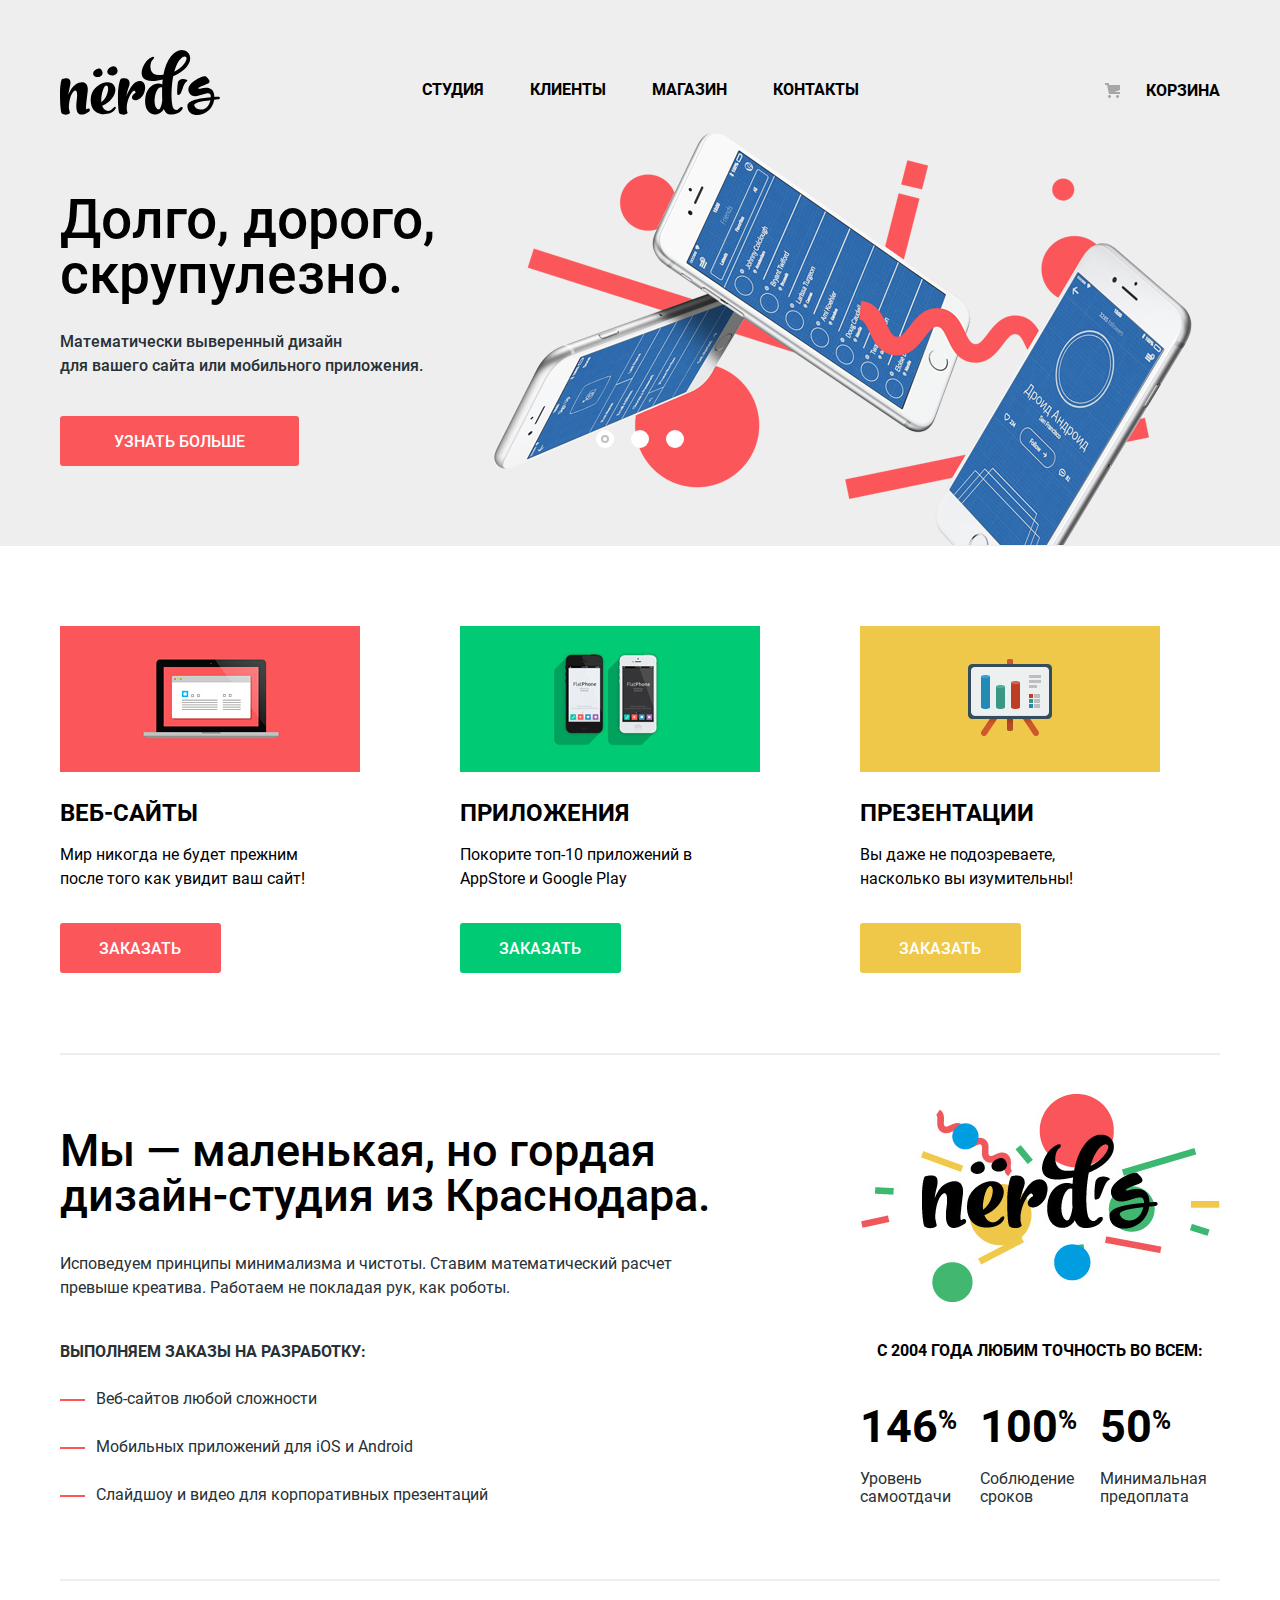
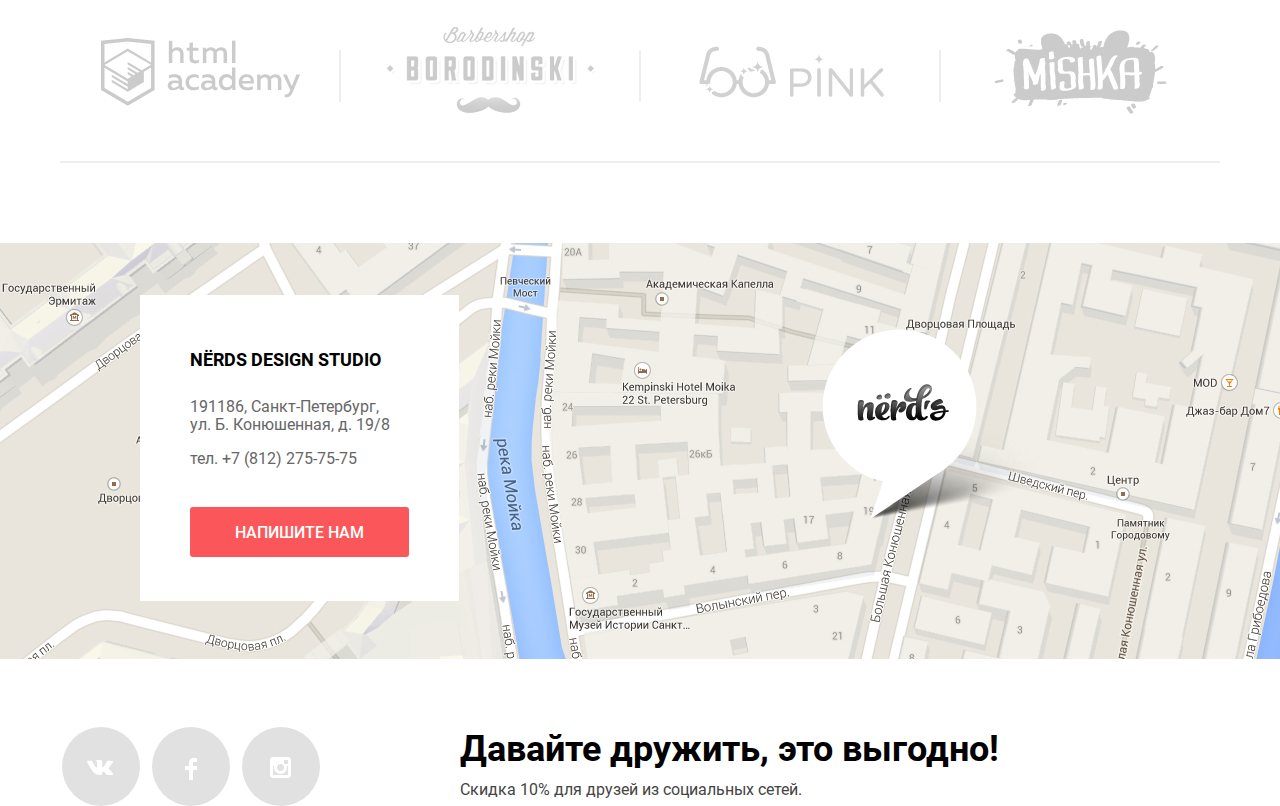
<file: index.html>
<!DOCTYPE html>
<html class="page" lang="ru">
  <head>
    <meta charset="utf-8">
    <title>HTML Academy: Нёрдс</title>
    <link rel="stylesheet" href="css/normalize.min.css">
    <link rel="stylesheet" href="css/style.min.css">
  </head>
  <body>
    <header class="main-header container main-header-index">
      <div class="main-header-navigation">
        <a class="main-header-logo">
          <img src="img/nerds-logo.svg" alt="nerds-logo" width="160" height="65">
        </a>      
        <nav class="main-navigation">
          <div class="main-navigation-wrapper">
            <ul class="list site-navigation">
              <li>
                <a href="#">Студия</a>
              </li>
              <li>
                <a href="#">Клиенты</a>
              </li>
              <li>
                <a href="catalog.html">Магазин</a>
              </li>
              <li>
                <a href="#">Контакты</a>
              </li>
            </ul>             
          </div>
        </nav>

        <div class="cart">
          <a href="#" class="cart-link">Корзина</a>
        </div>        
      </div>

      <section class="advantages js-slider">
        <ul class="list js-slider-track">
          <li class=" advantages-rules advantages-smarts slide-first slide_current ">
              <div class="advantages-depiction-first">
                <h3 class="title title-first">Долго, дорого, скрупулезно.</h3>
                <p class="advantages-desc advantages-desc-first">Математически выверенный дизайн<br> для вашего сайта или мобильного приложения.</p>
                <a href="#" class="button button-link button-advantages button-red">Узнать больше</a>       
              </div>
          </li>
          <li class=" advantages-rules advantages-desctop slide-second">
              <div class="advantages-depiction-second">
                <h3 class="title title-second">Любим математику как никто другой</h3>
                <p class="advantages-desc advantages-desc-second">Никакого креатива, только математические формулы<br> для расчета идеальных пропорций</p>
                <a href="#" class="button button-link button-advantages button-red">Узнать больше</a>
              </div>
          </li>
          <li class=" advantages-rules advantages-tablet slide-third">
              <div class="advantages-depiction-third">
                <h3 class="title title-third">Только ночь,<br> только хардкор</h3>
                <p class="advantages-desc advantages-desc-third">Работать днем, как все? Мы против этого.<br> Ближе к полуночи работа только начинается.</p>
                <a href="#" class="button button-link button-advantages button-red">Узнать больше</a>              
              </div>
          </li>
        </ul>

        <div class="sliders">
          <ul class="list sliders-list js-slider-controls">
            <li>
              <button type="button" class="current button-slider slide-first-button" aria-label="Первый слайд"></button>
            </li>
            <li>
              <button type="button" class="button-slider slide-second-button" aria-label="Второй слайд"></button>
            </li>
            <li>
              <button type="button" class="button-slider slide-third-button" aria-label="Третий слайд"></button>  
            </li>
          </ul>
         </div>
      </section>     
    </header>

    <main>
      <section class="products container">
        <ul class="products-list">
          <li>
            <img src="img/web-sites.jpg" width="300" height="146" alt="Веб-сайты" class="img">
            <h3>Веб-сайты</h3>
            <p>Мир никогда не будет прежним после того как увидит ваш сайт!</p>
            <a href="#" class="button button-link products-button button-red">Заказать</a>
          </li>
          <li>
            <img src="img/apps.jpg" width="300" height="146" alt="Приложения" class="img">
            <h3>Приложения</h3>
            <p>Покорите топ-10 приложений в AppStore и Google Play</p>
            <a href="#" class="button button-link products-button button-green">Заказать</a>
          </li>
          <li>
            <img src="img/presentations.jpg" width="300" height="146" alt="Презентации" class="img">
            <h3>Презентации</h3>
            <p>Вы даже не подозреваете, насколько вы изумительны!</p>
            <a href="#" class="button button-link products-button button-yellow">Заказать</a>
          </li>
        </ul>  
      </section>
      
      <section class="activity container">
          <div class="activity-desc">
            <p class="activity-title">Мы — маленькая, но гордая дизайн-студия из Краснодара.</p>
            <p class="activity-text">Исповедуем принципы минимализма и чистоты. Ставим математический расчет превыше креатива. Работаем не покладая рук, как роботы.</p>        
          <div class="activity-options">
            <p class="options-title">Выполняем заказы на разработку:</p>
            <ul class="options-list list">
              <li class="list option">Веб-сайтов любой сложности</li>
              <li class="list option">Мобильных приложений для iOS и Android</li>
              <li class="list option">Слайдшоу и видео для корпоративных презентаций</li>
            </ul>
          </div>          
        </div>

        <div class="benefit">
          <img src="img/logo-main.png" width="360" height="208" alt="logo-main" class="logo-main">
          <p class="benefit-title">с 2004 года Любим точность во всем:</p>
          <ul class="benefit-list list">
            <li class="benefit-list-item">
              <span class="benefit-percents">146<sup class="persent">%</sup></span><span class="benefit-value">Уровень самоотдачи</span>
            </li>
            <li class="benefit-list-item">
              <span class="benefit-percents">100<sup class="persent">%</sup></span><span class="benefit-value">Соблюдение сроков</span>
            </li>
            <li class="benefit-list-item">
              <span class="benefit-percents">50<sup class="persent">%</sup></span><span class="benefit-value">Минимальная предоплата</span>
            </li>
          </ul>
        </div>
      </section>

      <section class="partners container">
        <div class="partners-list">
          <a href="https://htmlacademy.ru/intensive/htmlcss" class="partners-img">
            <img src="img/htmlacademy.svg" alt="htmlacademy" width="199" height="68">
          </a>
          <a href="#" class="partners-img">
            <img src="img/borodinski.svg" alt="borodinski" width="209" height="90">
          </a>
          <a href="#" class="partners-img">
            <img src="img/pink.svg" alt="pink" width="185" height="52">
          </a>
          <a href="#" class="partners-img">
            <img src="img/mishka.svg" alt="mishka" width="173" height="84">
          </a>          
        </div>
      </section>

      <section class="address">
        <div class="map-img">
          <img src="img/map.png" width="1440" height="416" alt="Студия Nerds находится по адресу Санкт-Петербург, ул. Б. Конюшенная, д. 19/8">
          <img src="img/map-marker.png" width="231" height="190" alt="marker" class="marker">
          <div class="address-depiction">
            <p class="address-title">nёrds design studio</p>
            <p class="address-direction address-direction-text">191186, Санкт-Петербург,<br> ул. Б. Конюшенная, д. 19/8</p>
            <a href="tel:+78122757575" class="address-direction address-direction-phone">тел. +7 (812) 275-75-75</a>
            <a href="feedback.html" class="button button-link button-address button-red">Напишите&nbsp;нам</a>
          </div>
        </div>
        <iframe src="https://www.google.com/maps/embed?pb=!1m18!1m12!1m3!1d1998.6037872533277!2d30.320858716096975!3d59.93871648187614!2m3!1f0!2f0!3f0!3m2!1i1024!2i768!4f13.1!3m3!1m2!1s0x4696310fca145cc1%3A0x42b32648d8238007!2z0JHQvtC70YzRiNCw0Y8g0JrQvtC90Y7RiNC10L3QvdCw0Y8g0YPQuy4sIDE5LzgsINCh0LDQvdC60YIt0J_QtdGC0LXRgNCx0YPRgNCzLCAxOTExODY!5e0!3m2!1sru!2sru!4v1594581116401!5m2!1sru!2sru" width="1440" height="416" allowfullscreen="" aria-hidden="false" tabindex="0" class="iframe"></iframe>
      </section>

      <section class="popup-window">
        <button type="button" class="cross" aria-label="Закрыть"></button>
        <form action="https://echo.htmlacademy.ru" method="post" class="form popup-form">
          <p class="form-title">Напишите нам</p>
          <p class="form-item">
            <label for="name">Ваше имя:</label> 
            <input id="name" type="text" name="name" placeholder="Имя Фамилия" class="name popup-input" required>         
          </p>
          <p class="form-item">
            <label for="email">Ваш email:</label> 
            <input id="email" type="email" name="email" placeholder="email@example.com" class="email popup-input" required>
          </p>
          <p class="form-item form-textarea">
            <label for="text">Текст письма:</label> 
            <textarea id="text" name="text" cols="30" rows="10" placeholder="В свободной форме" class="textarea popup-input" required></textarea>    
          </p>
          <button type="submit" class="button button-form button-red">Отправить</button>
        </form>
      </section>
    </main>

    <footer class="footer container">
      <ul class="list social-list">
        <li>
          <a href="https://vk.com" aria-label="Вконтакте" class="social-icon social-icon-vk"></a>
        </li>
        <li>
          <a href="https://facebook.com" aria-label="Фэйсбук" class="social-icon social-icon-fb"></a>
        </li>
        <li>
          <a href="https://instagram.com" aria-label="Инстаграм" class="social-icon social-icon-inst"></a>
        </li>
      </ul>
      <div class="attractions">
        <p class="attraction">Давайте дружить, это выгодно!</p>
        <p class="attraction-desc">Скидка 10% для друзей из социальных сетей.</p>        
      </div>
    </footer>
    <script src="js/script.min.js"></script>
  </body>
</html>
</file>
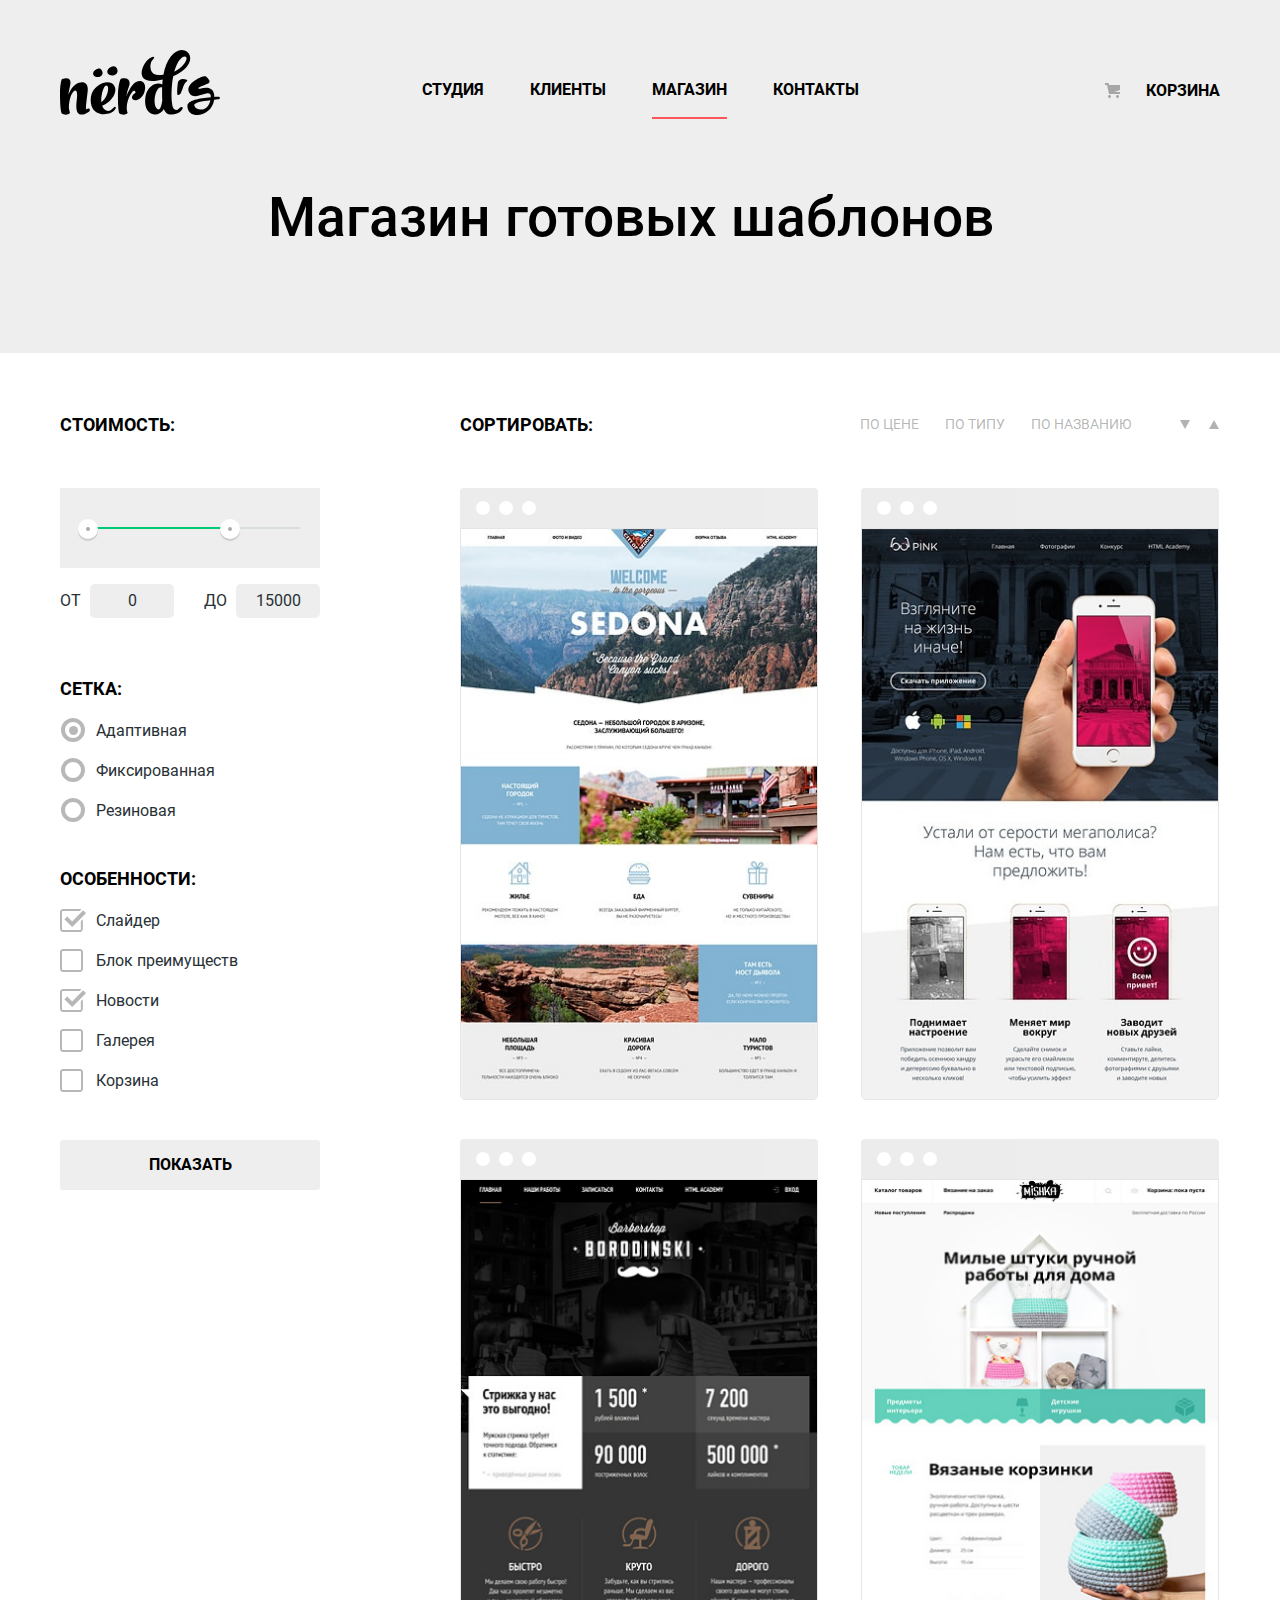
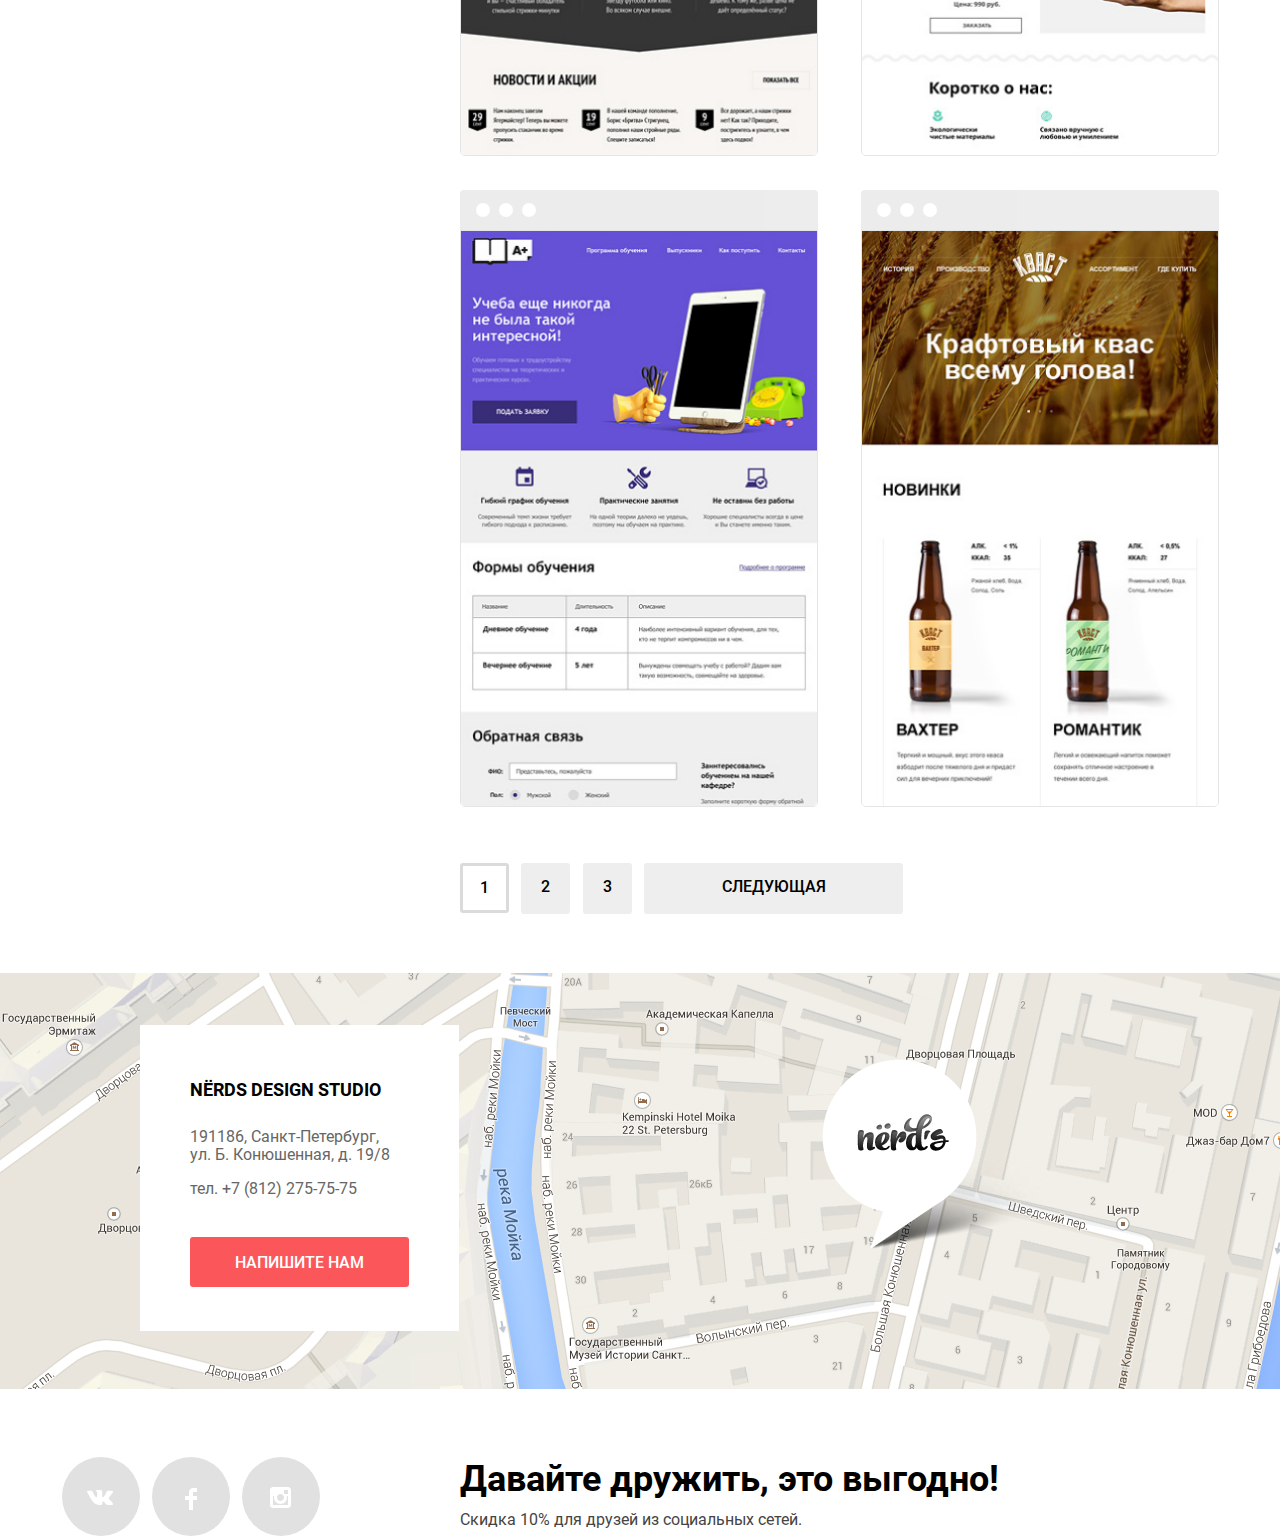
<file: catalog.html>
<!DOCTYPE html>
<html class="page" lang="ru">
<head>
    <meta charset="UTF-8">
    <title>Каталог</title>
    <link rel="stylesheet" href="css/normalize.min.css">
    <link rel="stylesheet" href="css/style.min.css">
</head>
<body>
    <header class="main-header container main-header-catalog">
        <div class="main-header-navigation">
            <a class="main-header-logo" href="index.html">
                <img src="img/nerds-logo.svg" alt="nerds-logo"  width="160" height="65">
            </a>        
            <nav class="main-navigation main-navigation-catalog">
                <div class="main-navigation-wrapper">
                    <ul class="list site-navigation">
                        <li>
                            <a href="#">Студия</a>
                        </li>
                        <li>
                            <a href="#">Клиенты</a>
                        </li>
                        <li>
                            <a href="#" class="active-link">Магазин</a>
                        </li>
                        <li>
                            <a href="#">Контакты</a>
                        </li>
                    </ul>                 
                </div>
            </nav>

            <div class="cart">
                <a href="#" class="cart-link">Корзина</a>
            </div>            
        </div>
        <h1 class="title page-title">Магазин готовых шаблонов</h1>        
    </header>
 
    <main>
        <section class="page-catalog container">
            <section class="filters">
                <form class="filter" action="https://echo.htmlacademy.ru" method="get">
                    <fieldset class="filter-range">
                        <legend class="legend">Стоимость:</legend>
                        <div class="form-block form-range">
                            <div class="form-range-scale">
                                <div class="scale">
                                    <div class="bar"></div>
                                </div>                                 
                                <div class="toggle toggle-min" tabindex="0"></div>
                                <div class="toggle toggle-max" tabindex="0"></div>
                            </div>
                            <div class="form-range-fields">
                                <label class="form-range-label">
                                    от <input type="number" name="min-price" value="0" class="form-range-input">
                                </label>
                                <label class="form-range-label">
                                    до <input type="number" name="max-price" value="15000" class="form-range-input">
                                </label>
                            </div>
                        </div>                    
                    </fieldset>

                    <fieldset class="filter-radio">
                        <legend class="legend">Сетка:</legend>
                        <ul class="list list-radio">
                            <li class="filter-option">
                                <input class="visually-hidden filter-input-radio filter-input input-radio" type="radio" id="grid-adaptived" name="grid" checked>
                                <label for="grid-adaptived" class="label label-radio">Адаптивная</label>
                            </li>
                            <li class="filter-option">
                                <input class="visually-hidden filter-input-radio filter-input input-radio" type="radio" id="grid-fixed" name="grid">
                                <label for="grid-fixed" class="label label-radio">Фиксированная</label>
                            </li>
                            <li class="filter-option">
                                <input class="visually-hidden filter-input-radio filter-input input-radio" type="radio" id="grid-rubbered" name="grid">
                                <label for="grid-rubbered" class="label label-radio">Резиновая</label>   
                            </li>
                        </ul>
                    </fieldset>

                    <fieldset class="filter-checkbox">
                        <legend class="legend">Особенности:</legend>
                        <ul class="list list-checkbox">
                            <li class="filter-option">
                                <input class="visually-hidden filter-input-checkbox filter-input" type="checkbox" id="slider" name="slider" checked>
                                <label for="slider" class="label">Слайдер</label>
                            </li>
                            <li class="filter-option">
                                <input class="visually-hidden filter-input-checkbox filter-input" type="checkbox" id="advantages" name="advantages">
                                <label for="advantages" class="label">Блок преимуществ</label>
                            </li>
                            <li class="filter-option">
                                <input class="visually-hidden filter-input-checkbox filter-input" type="checkbox" id="news" name="news" checked>
                                <label for="news" class="label">Новости</label>
                            </li>
                            <li class="filter-option">
                                <input class="visually-hidden filter-input-checkbox filter-input" type="checkbox" id="galery" name="galery">                            
                                <label for="galery" class="label">Галерея</label>
                            </li>
                            <li class="filter-option">
                                <input class="visually-hidden filter-input-checkbox filter-input" type="checkbox" id="cart" name="cart">                            
                                <label for="cart" class="label">Корзина</label> 
                            </li>
                        </ul> 
                    </fieldset>
                    <button type="submit" class="button form-button button-grey">Показать</button>                
                </form>
            </section>
            
            <section class="catalog">
                <div  class="sorting-list">
                    <div>
                        <span class="legend">Сортировать:</span>                       
                    </div>
    
                        <ul class="list sorting-list-type">
                            <li>
                                <a href="#" class="sorting">По цене</a>
                            </li>
                            <li>
                                <a href="#" class="sorting">По типу</a>
                            </li>
                            <li>
                                <a href="#" class="sorting">По названию</a>
                            </li>
                        </ul>                                               
                    
                    <div class="arrows">
                        <a href="#" aria-label="Сортировка по убыванию" class="sorting sorting-arrow-down"></a>
                        <a href="#" aria-label="Сортировка по возрастанию" class="sorting sorting-arrow-up"></a>
                    </div>
                </div>

                    <ul class="list catalog-list">
                        <li class="catalog-item">
                            <article class="catalog-item-card">
                                <div class="catalog-rectangle">
                                        <span class="circle"></span>
                                </div>
                                <p class="catalog-item-image">
                                    <img src="img/sedona.jpg" width="360" height="574" alt="Sedona" class="image-catalog">
                                </p>
                                <div class="catalog-depiction">
                                    <a href="#">
                                        <h4 class="catalog-title">Sedona</h4>
                                    </a>
                                    <p class="catalog-text">Информационный сайт<br> для туристов</p>
                                    <button type="button" class="button catalog-button button-red">9 900 ₽</button>                                
                                </div>
                            </article>
                        </li>
                        <li class="catalog-item">
                            <article class="catalog-item-card">
                                <div class="catalog-rectangle">
                                    <span class="circle"></span>
                                </div>
                                <p class="catalog-item-image">
                                    <img src="img/pink-app.jpg" width="360" height="576" alt="pink" class="image-catalog">
                                </p>
                                <div class="catalog-depiction">
                                    <a href="#">
                                        <h4 class="catalog-title">Pink app</h4>
                                    </a>
                                    <p class="catalog-text">Продуктовый лендинг приложения для iOS и Android</p>
                                    <button type="button" class="button catalog-button button-red">9 900 ₽</button>                                
                                </div>
                            </article>
                        </li>
                        <li class="catalog-item">
                            <article class="catalog-item-card">
                                <div class="catalog-rectangle">
                                    <span class="circle"></span>
                                </div>
                                <p class="catalog-item-image">
                                    <img src="img/barbershop.jpg" width="360" height="576" alt="Barbershop" class="image-catalog">
                                </p>
                                <div class="catalog-depiction">
                                    <a href="#">
                                        <h4 class="catalog-title">Barbershop</h4>
                                    </a>
                                    <p class="catalog-text">Сайт салона красоты. Для мужчин, да.</p>
                                    <button type="button" class="button catalog-button button-red">9 900 ₽</button>                                
                                </div>
                            </article>
                        </li>
                        <li class="catalog-item">
                            <article class="catalog-item-card">
                                <div class="catalog-rectangle">
                                    <span class="circle"></span>
                                </div>
                                <p class="catalog-item-image">
                                    <img src="img/mishka.jpg" width="360" height="576" alt="Mishka" class="image-catalog">
                                </p>
                                <div class="catalog-depiction">
                                    <a href="#">
                                        <h4 class="catalog-title">Mishka</h4>
                                    </a>
                                    <p class="catalog-text">Интернет-магазин<br> вязаных игрушек</p>
                                    <button type="button" class="button catalog-button button-red">9 900 ₽</button>                                
                                </div>
                            </article>
                        </li>
                        <li class="catalog-item">
                            <article class="catalog-item-card">
                                <div class="catalog-rectangle">
                                    <span class="circle"></span>
                                </div>
                                <p class="catalog-item-image">
                                    <img src="img/a-plus.jpg" width="360" height="576" alt="A Plus" class="image-catalog">
                                </p>
                                <div class="catalog-depiction">
                                    <a href="#">
                                        <h4 class="catalog-title">A Plus</h4>
                                    </a>
                                    <p class="catalog-text">Лендинг курсов повышения квалификации</p>
                                    <button type="button" class="button catalog-button button-red">9 900 ₽</button>                                
                                </div>
                            </article>
                        </li>
                        <li class="catalog-item">
                            <article class="catalog-item-card">
                                <div class="catalog-rectangle">
                                    <span class="circle"></span>
                                </div>
                                <p class="catalog-item-image">
                                    <img src="img/kvast.jpg" width="360" height="576" alt="Кваст" class="image-catalog">                                
                                </p>
                                <div class="catalog-depiction">
                                    <a href="#">
                                        <h4 class="catalog-title">Кваст</h4>
                                    </a>
                                    <p class="catalog-text">Промо-сайт производителя крафтового кваса</p>
                                    <button type="button" class="button catalog-button button-red">9 900 ₽</button>                                
                                </div>
                            </article>
                        </li>
                    </ul>                

                <div class="pagination">
                    <ul class="list pagination-list">
                        <li>
                            <a href="" class="button-link button-number-active button-white">1</a>
                        </li>
                        <li>
                            <a href="#" class="button button-link button-number button-grey">2</a>
                        </li>
                        <li>
                            <a href="#" class="button button-link button-number button-grey">3</a>
                        </li>
                        <li>
                            <a href="#" class="button button-link button-next button-grey">Следующая</a>
                        </li>
                    </ul>
                </div>
            </section>
        </section>

        <section class="address">
            <div class="map-img">
                <img src="img/map.png" width="1440" height="416" alt="Студия Nerds находится по адресу Санкт-Петербург, ул. Б. Конюшенная, д. 19/8">
                <img src="img/map-marker.png" width="231" height="190" alt="marker" class="marker">
                <div class="address-depiction">
                    <p class="address-title">nёrds design studio</p>
                    <p class="address-direction address-direction-text">191186, Санкт-Петербург,<br> ул. Б. Конюшенная, д. 19/8</p>
                    <a href="tel:+78122757575" class="address-direction address-direction-phone">тел. +7 (812) 275-75-75</a>
                    <a href="feedback.html" class="button button-link button-address button-red">Напишите&nbsp;нам</a>
                </div> 
            </div> 
            <iframe src="https://www.google.com/maps/embed?pb=!1m18!1m12!1m3!1d1998.6037872533277!2d30.320858716096975!3d59.93871648187614!2m3!1f0!2f0!3f0!3m2!1i1024!2i768!4f13.1!3m3!1m2!1s0x4696310fca145cc1%3A0x42b32648d8238007!2z0JHQvtC70YzRiNCw0Y8g0JrQvtC90Y7RiNC10L3QvdCw0Y8g0YPQuy4sIDE5LzgsINCh0LDQvdC60YIt0J_QtdGC0LXRgNCx0YPRgNCzLCAxOTExODY!5e0!3m2!1sru!2sru!4v1594581116401!5m2!1sru!2sru" width="1440" height="416" allowfullscreen="" aria-hidden="false" tabindex="0" class="iframe"></iframe>        
            <section class="popup-window container">
                <button type="button" class="cross"></button>
                <form action="https://echo.htmlacademy.ru" method="post"  class="form popup-form">
                    <p class="form-title">Напишите нам</p>
                    <p class="form-item">
                        <label for="name">Ваше имя:</label>
                        <input id="name" type="text" name="name" placeholder="Имя Фамилия" class="name popup-input" required>                 
                    </p>
                    <p class="form-item">
                        <label for="email">Ваш email:</label>
                        <input id="email" type="email" name="email" placeholder="email@example.com" class="email popup-input" required>                 
                    </p>
                    <p class="form-item form-textarea">
                        <label for="text">Текст письма:</label>
                        <textarea id="text" name="text" cols="30" rows="10" placeholder="В свободной форме" class="textarea popup-input" required></textarea>                    
                    </p>
                    <button type="submit" class="button button-form button-red">Отправить</button>
                </form>
            </section>            
        </section>
    </main>

    <footer class="footer container">
        <ul  class="list social-list">
            <li>
                <a href="https://vk.com" aria-label="Вконтакте" class="social-icon social-icon-vk"></a>
            </li>
            <li>
                <a href="https://facebook.com" aria-label="Фэйсбук" class="social-icon social-icon-fb"></a>
            </li>
            <li>
                <a href="https://instagram.com" aria-label="Инстаграм" class="social-icon social-icon-inst"></a>
            </li>
        </ul>
        <div class="attractions">
            <p class="attraction">Давайте дружить, это выгодно!</p>
            <p class="attraction-desc">Скидка 10% для друзей из социальных сетей.</p>            
        </div>
    </footer>
    <script src="js/script.min.js"></script>
</body>
</html>
</file>
<file: css/style.min.css>
:root{--white:#fff;--white-transparent-1lvl:rgb(255,255,255,.3);--black-1:#000;--black-1-transparent-1lvl:rgba(0,0,0,.6);--black-1-transparent-2lvl:rgba(0,0,0,.4);--black-1-transparent-3lvl:rgba(0,0,0,.3);--black-1-transparent-4lvl:rgba(0,0,0,.15);--black-1-transparent-5lvl:rgba(0,0,0,.1);--black-1-transparent-6lvl:rgba(0,1,1,.1);--black-2:#283136;--black-2-transparent-1lvl:rgba(40,49,54,.3);--black-3:#444;--black-3-transparent-1lvl:rgba(68,68,68,.5);--grey-1:#EEE;--more-grey-1:#DFDFDF;--very-grey-2:#D5D5D5;--dark-grey-3:#4D4D4D;--grey-2:#E1E1E1;--grey-3:#666;--grey-4:#C1C1C1;--grey-5:#D7DCDE;--grey-6:#B4B9BB;--grey-7:#ABABAB;--grey-8:#C4C4C4;--grey-9:#DBDBDB;--light-grey:#888;--basic-red:#FB565A;--more-red:#E74246;--very-red:#D7373B;--basic-green:#00CA74;--more-green:#00BC6C;--very-green:#00AA62;--basic-yellow:#EFC84A;--more-yellow:#EAB534;--very-yellow:#E5A722;--font-normal:400;--font-medium:500;--font-bold:700;--basic-line:2px solid var(--grey-1)}@font-face{font-family:"Roboto";src:local("Roboto") url(../fonts/roboto-regular.woff2) format("woff2"),url(../fonts/roboto-regular.woff) format("woff");font-style:normal;font-display:swap}@font-face{font-family:"Roboto";src:local("Roboto Medium") local("Roboto-Medium") url(../fonts/roboto-500.woff2) format("woff2"),url(../fonts/roboto-500.woff) format("woff");font-style:normal;font-weight:500;font-display:swap}@font-face{font-family:"Roboto";src:local("Roboto Bold") local("Roboto-Bold") url(../fonts/roboto-700.woff2) format("woff2"),url(../fonts/roboto-700.woff) format("woff");font-style:normal;font-weight:700;font-display:swap}body{min-width:1180px;margin:0;padding:0;font-family:"Roboto",Arial,sans-serif;font-size:16px;line-height:24px;font-weight:var(--font-normal);color:var(--black-1)}a,a:visited{text-decoration:none;color:var(--black-1)}img{max-width:100%;height:auto}.page{height:100%}.list{list-style:none;padding:0;margin:0}.visually-hidden:not(:focus):not(:active),input[type="checkbox"].visually-hidden,input[type="radio"].visually-hidden{position:absolute;width:1px;height:1px;margin:-1px;border:0;padding:0;white-space:nowrap;clip-path:inset(100%);clip:rect(0 0 0 0);overflow:hidden}.button{font:inherit;width:160px;font-weight:var(--font-medium);text-align:center;vertical-align:middle;text-transform:uppercase;border:none;border-radius:3px;cursor:pointer}.button-link{display:inline-block;vertical-align:top;width:auto;height:auto;font-weight:var(--font-medium)}.button-link:visited{color:var(--white)}.button:active{box-shadow:inset 0 3px 0 var(--black-1-transparent-6lvl)}.button-red{color:var(--white);background-color:var(--basic-red)}.button-red:hover{background-color:var(--more-red)}.button-red:active{background-color:var(--very-red);color:var(--white-transparent-1lvl)}.button-green{color:var(--white);background-color:var(--basic-green)}.button-green:hover{background-color:var(--more-green)}.button-green:active{background-color:var(--very-green);color:var(--white-transparent-1lvl)}.button-yellow{color:var(--white);background-color:var(--basic-yellow)}.button-yellow:hover{background-color:var(--more-yellow)}.button-yellow:active{background-color:var(--very-yellow);color:var(--white-transparent-1lvl)}.button-grey{color:var(--black-1);background-color:var(--grey-1)}.button-grey:visited{color:var(--black-1)}.button-grey:hover{background-color:var(--more-grey-1)}.button-grey:active{background-color:var(--very-grey-2);color:var(--black-1-transparent-5lvl)}.button-slider{background-color:var(--white);width:18px;height:18px;border:0;border-radius:50%}.button-white{border:3px solid var(--grey-9);border-radius:3px;background-color:var(--white)}.button-white:visited{color:var(--black-1)}.title{font-size:55px;line-height:55px;font-weight:var(--font-medium);margin:0}.main-header{display:flex;flex-direction:column;align-items:center;font-size:16px;line-height:30px;font-weight:var(--font-medium);color:var(--black-1);background-color:var(--grey-1)}.main-header-navigation{width:1160px;margin-top:49px;display:flex;justify-content:space-between;align-items:center}.main-header-logo{width:160px;height:65px}.main-header-logo:active{opacity:.3}.container{width:1160px;margin:0 auto}.main-navigation-wrapper{margin-top:16px;margin-right:44px;width:438px}.main-header-index{width:100%;margin-bottom:80px}.main-header-catalog{width:100%;padding-bottom:108px;margin-bottom:57px}.site-navigation{display:flex;justify-content:space-between;flex-wrap:wrap;width:438px;margin:auto;padding:0;text-transform:uppercase;font-weight:var(--font-bold)}.active-link{width:74px;height:2px;padding-bottom:18px;border-bottom:2px solid var(--basic-red)}.cart{position:relative;margin-top:19px;padding-left:41px;text-transform:uppercase;font-weight:var(--font-bold)}.cart-link::before{content:"";position:absolute;top:7px;left:0;width:15px;height:15px;background-image:url(../img/cart-icon.svg)}.site-navigation a,.cart a{color:var(--black-1)}.site-navigation a:hover,.site-navigation a:focus,.cart a:hover,.cart a:focus{color:var(--basic-red)}.site-navigation a:active,.cart a:active{color:var(--black-1-transparent-3lvl)}.advantages{position:relative}.advantages-rules{width:1160px;display:none;justify-content:space-between;padding:0;background-repeat:no-repeat;background-position:top right}.slide_current{display:flex}.advantages-desc{margin:0;line-height:24px;color:var(--black-2)}.advantages-depiction-first{width:397px;margin-top:78px;padding-bottom:80px}.title-first{margin-bottom:28px}.advantages-desc-first{margin-bottom:38px}.advantages-depiction-second{width:538px;margin-top:75px;padding-bottom:80px}.title-second{margin-bottom:40px}.advantages-desc-second{margin-bottom:28px}.advantages-depiction-third{width:538px;margin-top:75px;padding-bottom:80px}.title-third{margin-bottom:41px}.advantages-desc-third{margin-bottom:27px}.slide-first{background-image:url(../img/slide-smarts.png)}.slide-second{background-image:url(../img/slide-desc.png)}.slide-third{background-image:url(../img/slide-tablet.png)}.current{position:relative}.current::before{content:"";position:absolute;bottom:5px;right:5px;width:8px;height:8px;border:2px solid var(--grey-4);border-radius:50%;box-sizing:border-box}.sliders{position:absolute;top:313px;left:536px}.sliders-list{display:flex;justify-content:space-between;min-width:88px}.sliders button{cursor:pointer}.button-advantages{line-height:18px;padding:17px 54px 15px}.products{margin-bottom:39px;border-bottom:var(--basic-line)}.products-list p{margin:0;max-width:260px;margin-bottom:32px}.products-list{width:1100px;display:grid;grid-template-columns:1fr 1fr 1fr;column-gap:100px;margin:0;padding:0;padding-bottom:80px;list-style:none}.img{margin-bottom:22px}.products-list h3{margin:0;margin-bottom:18px;font-size:24px;font-weight:var(--font-bold);text-transform:uppercase}.products-button{padding:17px 40px 15px 39px;line-height:18px}.activity{display:flex;justify-content:space-between;padding-bottom:72px;margin-bottom:46px;border-bottom:var(--basic-line)}.activity-desc{margin-top:34px;width:654px}.activity-title{margin:0;margin-bottom:34px;font-size:45px;line-height:45px;font-weight:var(--font-medium)}.activity-text{margin:0;margin-bottom:40px;color:var(--black-2)}.options-title{margin:0;margin-bottom:23px;color:var(--black-2);text-transform:uppercase;font-weight:var(--font-bold)}.options-list{line-height:24px;margin:0;padding-left:36px;color:var(--black-2)}.option{position:relative;margin-bottom:24px}.option::before{content:"";position:absolute;top:10px;left:-36px;width:25px;height:2px;border-bottom:2px solid var(--basic-red)}.option:last-child{margin-bottom:0}.logo-main{margin-bottom:30px}.benefit{width:360px}.benefit-list{display:flex;flex-direction:row;justify-content:center;align-items:flex-start;padding:0}.benefit-list-item{padding-right:23px}.benefit-list li:last-child{padding:0}.benefit-title{margin:0;margin-bottom:50px;text-transform:uppercase;text-align:center;font-weight:var(--font-bold)}.benefit-percents{display:block;margin-bottom:17px;font-size:45px;line-height:24px;font-weight:var(--font-bold)}.persent{font-size:26px;line-height:40px}.benefit-value{display:block;color:var(--black-2);line-height:18px}.partners{margin-bottom:80px;border-bottom:var(--basic-line)}.partners-list{display:grid;grid-template-columns:281px 300px 300px 279px;justify-items:center;align-items:center;margin-bottom:37px;background-image:url(../img/seporator.svg);background-position:center;background-repeat:no-repeat}.partners-img{opacity:.2}.partners-img:hover,.partners-img:focus{opacity:1}.partners-img:active{opacity:.1}.address{position:relative;margin:0 auto;z-index:1;overflow:hidden}.map-img{position:relative;margin:0 auto;width:1440px}.marker{position:absolute;bottom:147px;left:822px;z-index:2}.iframe{position:absolute;top:0;left:0;z-index:3;width:100%;border:none}.address-depiction{position:absolute;bottom:65px;left:140px;display:flex;flex-direction:column;width:219px;padding:50px 50px 44px 50px;background-color:var(--white);z-index:4}.address-title{margin:0;margin-bottom:23px;font-size:18px;line-height:30px;text-transform:uppercase;font-weight:var(--font-bold)}.address-direction{line-height:18px;color:var(--grey-3)}.address-direction-text{margin-top:0}.address-direction-phone{margin-bottom:39px}.popup-window{display:none;position:fixed;top:0;right:0;bottom:0;left:0;margin:auto;width:960px;height:590px;z-index:5;background-color:var(--white);box-shadow:0 20px 40px var(--black-1-transparent-2lvl)}.popup-window-show{display:block;animation-name:box;animation-duration:0.6s}.popup-window-error{animation-name:shake;animation-duration:0.6s}.cross{position:absolute;top:78px;right:90px;width:21px;height:21px;background-image:url(../img/cross.svg);background-color:transparent;border:none;opacity:.3;cursor:pointer}.cross:hover{opacity:1}.cross:active{opacity:.1}.cross-map{top:10px;right:10px}.form{display:flex;flex-wrap:wrap;justify-content:space-between;padding:73px 100px 84px;background-color:var(--white)}.form-title{flex-basis:100%;font-size:45px;line-height:53px;margin:0;margin-bottom:37px;font-weight:var(--font-bold)}.form-item{width:360px;margin:0;margin-bottom:34px;padding:0}.form-textarea{width:760px;margin-bottom:47px}.form-item label{display:block;margin-bottom:9px;font-weight:var(--font-bold)}.popup-input{margin:0;padding:16px;box-sizing:border-box;border:2px solid var(--grey-5);border-radius:3px;color:var(--black-3-transparent-1lvl)}.form-item input:hover{border-color:var(--grey-6)}.form-item textarea:hover{border-color:var(--grey-6)}.form-item input:focus{color:var(--black-3);border-color:var(--black-1)}.form-item textarea:focus{color:var(--black-3);border-color:var(--black-1)}.form-item input{width:360px;height:50px}.form-item textarea{width:760px;height:118px;resize:none}.popup-error{border-color:var(--more-red);color:var(--more-red)}.button-form{width:259px;height:50px}.button-address{padding:17px 44px 15px;line-height:18px}.button-address:visited{color:var(--white)}.footer{position:relative;margin-top:56px;margin-bottom:68px;display:flex;justify-content:space-between}.social-list{margin:0;margin-top:5px;margin-left:2px;width:261px;display:grid;grid-template-columns:1fr 1fr 1fr;gap:9px}.social-icon{position:relative;display:block;width:81px;height:81px;border-radius:50%;background-color:var(--grey-2)}.social-icon:hover,.social-icon:focus{background-color:var(--basic-red)}.social-icon:active{background-color:var(--very-red);box-shadow:inset 0 3px 0 var(--black-1-transparent-6lvl)}.social-icon-vk{width:23px;height:13px;padding:33px 28px 33px 27px}.social-icon-vk::before{content:"";position:absolute;top:33px;left:25px;width:26px;height:15px;background-image:url(../img/vk-icon.svg);background-repeat:no-repeat}.social-icon-fb{width:9px;height:20px;padding:31px 34px 28px 35px}.social-icon-fb::before{content:"";position:absolute;top:31px;left:33px;width:12px;height:22px;background-image:url(../img/fb-icon.svg);background-repeat:no-repeat}.social-icon-inst{width:18px;height:19px;padding:30px}.social-icon-inst::before{content:"";position:absolute;top:30px;left:28px;width:21px;height:21px;background-image:url(../img/insta-icon.svg);background-repeat:no-repeat}.social-icon-vk:active::before,.social-icon-fb:active::before,.social-icon-inst:active::before{opacity:.3}.attractions{width:660px;margin-top:9px;margin-right:100px}.attraction{margin:0;margin-bottom:11px;font-weight:var(--font-bold);font-size:36px;line-height:36px}.attraction-desc{margin:0;color:var(--black-3)}.page-catalog{display:grid;grid-template-columns:260px 1fr;gap:140px;align-content:start;margin-bottom:59px}.page-title{width:100%;margin:0;margin-top:76px;margin-right:18px;padding:0;text-align:center;background-color:var(--grey-1)}.filters{width:260px}.filter fieldset{padding:0;margin-left:0;margin-right:0;border:none}.filter-range{margin-bottom:56px}.filter ul{padding:0;margin:0}.form-range-label{font-size:16px;line-height:22px;text-transform:uppercase;color:var(--black-2)}.form-range-input{width:80px;margin:0}.form-range-input::-webkit-outer-spin-button,.form-range-input::-webkit-inner-spin-button{-webkit-appearance:none;margin:0}.legend{margin-bottom:16px;font-weight:var(--font-bold);font-size:18px;line-height:30px;text-transform:uppercase}fieldset .legend{margin-bottom:48px}.form-range-scale{position:relative;height:41px;padding-top:39px;padding-right:20px;padding-left:20px;margin-bottom:16px;background-color:var(--grey-1)}.scale{height:2px;background:var(--grey-5)}.bar{width:70%;height:2px;background-color:var(--basic-green)}.toggle{position:absolute;top:31px;left:0;width:4px;height:4px;padding:0;border:8px solid var(--white);border-radius:50%;background-color:var(--grey-7);box-shadow:0 2px 1px var(--black-1-transparent-4lvl);cursor:grab}.toggle-min{left:18px}.toggle-max{left:160px}.label{font-size:16px;line-height:19px;color:var(--black-2)}.form-range-fields{display:flex;justify-content:space-between}.form-range-fields input{width:80px;padding-top:8px;padding-bottom:8px;margin-left:5px;text-align:center;color:var(--black-2);border:none;border-radius:5px;background:var(--grey-1)}.form-button{width:260px;padding:13px 54px 13px;font-weight:var(--font-bold)}.filter-option{margin-bottom:21px;padding-left:36px}.filter-option:last-child{margin-bottom:0}.filter-option label{position:relative;display:block;cursor:pointer;user-select:none}.filter-radio{margin-bottom:44px}.filter-radio .legend{margin-bottom:17px}.filter-input-radio+label::before{content:"";position:absolute;left:-35px;top:-3px;width:16px;height:16px;border:4px solid var(--dark-grey-3);border-radius:50%;opacity:.4}.filter-input-radio:hover+label::before,.filter-input-radio:focus+label::before{opacity:1}.filter-input-radio:checked+label::after{content:"";position:absolute;left:-27.5px;top:4.4px;width:9px;height:9px;background-color:var(--dark-grey-3);border-radius:50%;opacity:.4}.filter-input-radio:hover+label::after,.filter-input-radio:focus+label::after{opacity:1}.filter-checkbox{margin-bottom:50px}.filter-checkbox .legend{margin-bottom:17px}.filter-input-checkbox+label::before{content:"";position:absolute;left:-36px;top:-2px;width:23px;height:23px;background-image:url(../img/checkbox-off.svg);opacity:.4}.filter-input-checkbox:checked+label::before{content:"";position:absolute;left:-36px;top:-2px;width:26px;height:23px;background-image:url(../img/checkbox-on.svg);background-repeat:no-repeat;border:none;opacity:.4}.filter-input-checkbox:hover+label::before,.filter-input-checkbox:focus+label::before,.filter-input-checkbox:active+label::before{opacity:1}.filter-input:disabled+label::before{opacity:.1}.filter-input:disabled+.label{opacity:.3}.sorting{color:var(--black-1-transparent-3lvl);font-size:14px;line-height:18px;text-transform:uppercase}.sorting:hover{color:var(--black-1-transparent-1lvl)}.sorting:active{color:var(--black-1)}.sorting-list{display:flex;justify-content:space-between;width:672px;margin-bottom:48px}.sorting-list .legend{margin-bottom:0}.sorting-list-type{display:flex;justify-content:space-between;flex-wrap:wrap;width:272px;margin:0;margin-left:266px;padding-top:2px}.arrows{position:relative}.sorting-arrow-down{content:"";position:absolute;left:48px;top:10px;border:5px solid transparent;border-top:9px solid var(--black-1-transparent-3lvl)}.sorting-arrow-up{content:"";position:absolute;left:77px;top:5px;border:5px solid transparent;border-bottom:9px solid var(--black-1-transparent-3lvl)}.sorting-arrow-down:hover{border-top:8px solid var(--black-1-transparent-1lvl)}.sorting-arrow-down:active{border-top:8px solid var(--black-1)}.sorting-arrow-up:hover{border-bottom:8px solid var(--black-1-transparent-1lvl)}.sorting-arrow-up:active{border-bottom:8px solid var(--black-1)}.catalog-list{display:grid;grid-template-columns:1fr 1fr;grid-column-gap:42px;grid-row-gap:31px;padding:0;margin:0;margin-bottom:53px}.catalog-item{position:relative;width:358px;min-height:620px;opacity:1}.catalog-rectangle{display:flex;width:100%;height:40px;background-color:var(--dark-grey-3);border-radius:4px 4px 0 0;opacity:.1}.catalog-item:hover .catalog-rectangle{opacity:1}.catalog-item:focus .catalog-rectangle{opacity:1}.catalog-rectangle::before{content:"";display:block;width:14px;height:14px;margin-top:13px;margin-left:16px;margin-right:9px;background-color:var(--white);border-radius:50%}.circle{position:relative;display:block;width:14px;height:14px;margin-top:13px;margin-right:9px;background-color:var(--white);border-radius:50%}.catalog-rectangle::after{content:"";display:block;width:14px;height:14px;margin-top:13px;background-color:var(--white);border-radius:50%}.catalog-item-card:hover{box-shadow:0 0 10px var(--grey-8)}.catalog-item:hover .catalog-depiction{display:block}.catalog-item-image{width:358px;height:576px;margin:0}.image-catalog{border:1px solid var(--black-1-transparent-5lvl);box-sizing:border-box;border-radius:0 0 5px 5px}.catalog-title{margin-top:26px;margin-bottom:12px;text-align:center;font-weight:var(--font-bold);font-size:18px;line-height:30px;text-transform:uppercase}.catalog-title:hover{color:var(--basic-red)}.catalog-title:active{color:var(--black-1-transparent-3lvl)}.catalog-depiction{position:absolute;bottom:0;display:none;box-sizing:border-box;padding:26px 53px 44px 52px;text-align:center;width:100%;min-height:231px;max-height:576px;background-color:var(--grey-1);border-radius:0 0 5px 5px;overflow:auto}.catalog-text{width:255px;margin:0;margin-bottom:33px;font-size:16px;line-height:18px;color:var(--grey-3)}.catalog-button{width:200px;padding:13px 54px 13px}.pagination-list{display:flex;justify-content:space-between;width:443px;padding:0;margin:0}.pagination-list li:last-child{margin:0}.button-number{margin-right:11px;padding:12px 20px 15px}.button-number-active{margin-right:11px;padding:10px 17px 10px}.button-next{padding:12px 77px 15px 78px}@keyframes box{from{top:-2000px}to{top:0}}@keyframes shake{0%,100%{transform:translateX(0)}10%,30%,50%,70%,90%{transform:translateX(10px)}20%,40%,60%,80%{transform:translateX(-10px)}}
</file>
